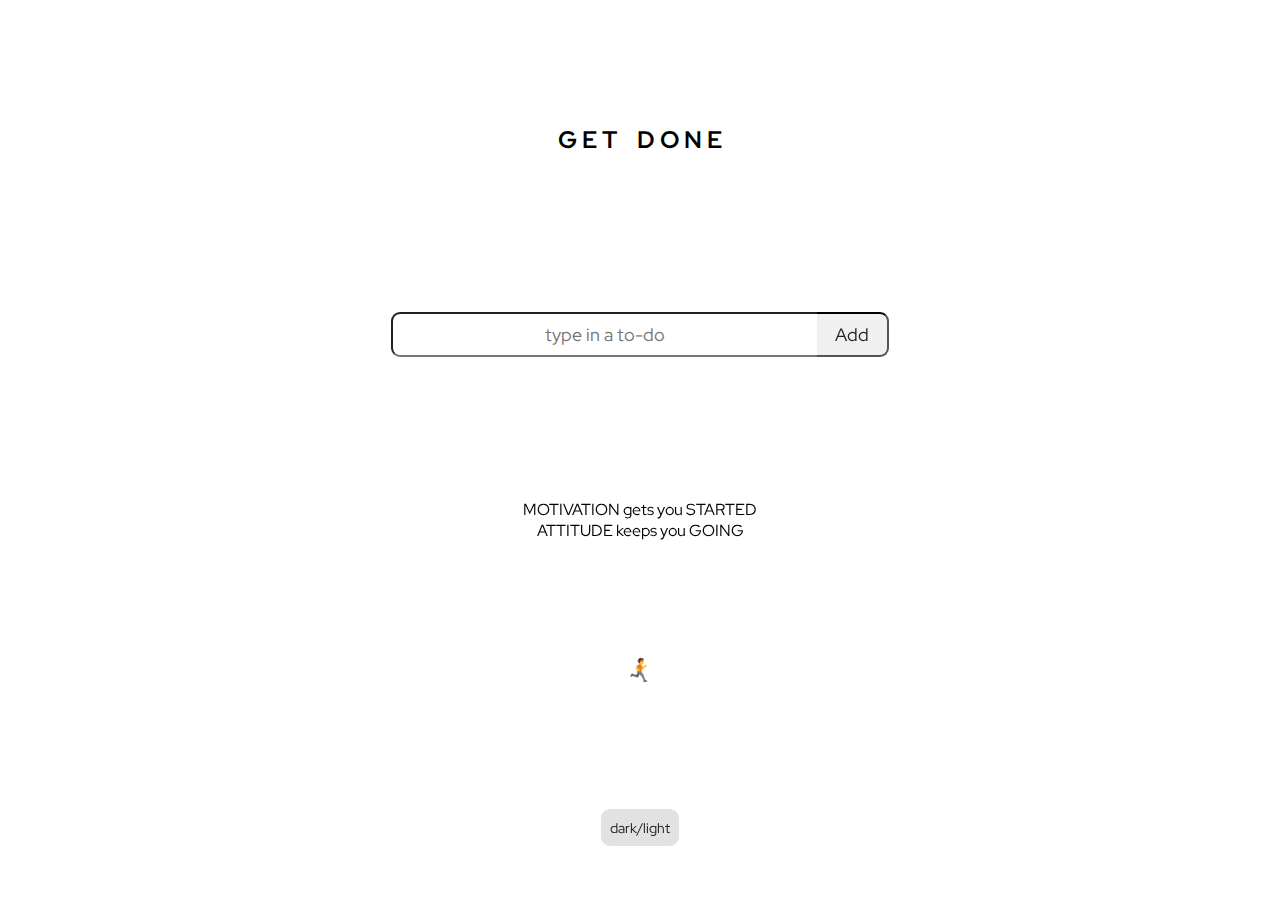
<file: index.html>
<!DOCTYPE html>
<html lang="pt-br">
<head>
  <meta charset="UTF-8">
  <meta name="viewport" content="width=device-width, initial-scale=1.0">
  <meta name="theme-color" content="#000000" />
  <title>Get Done</title>
  <link rel="shortcut icon" href="favicon.png" type="image/x-icon">
  <link rel="apple-touch-icon" sizes="180x180" href="favicon.png"/>
  <link href="https://fonts.googleapis.com/css2?family=Red+Hat+Display:ital,wght@0,400;0,500;0,700;1,400&display=swap" rel="stylesheet">
  <link href="https://fonts.googleapis.com/css2?family=Lexend+Deca&display=swap" rel="stylesheet">

  <link rel="stylesheet" href="main.css">
</head>
<body>

  <div id="app">
    
    <h1 class="title select-none">G E T &nbsp&nbsp D O N E</h1>

    <ul class="todo-list">
    </ul>

    <div class="input-container">
      <input type="text" placeholder="type in a to-do" required>
      <button class="add-todo">Add</button>
    </div>
 
    <span class="motivational-phrase select-none">MOTIVATION gets you STARTED</br> ATTITUDE keeps you GOING</span>
    <span class="emoji-run-element select-none">🏃</span>

    <button class="theme-selector" onclick="setDarkTheme()">dark/light</button>

  </div>


</body>

<script src="index.js"></script>

</html>
</file>
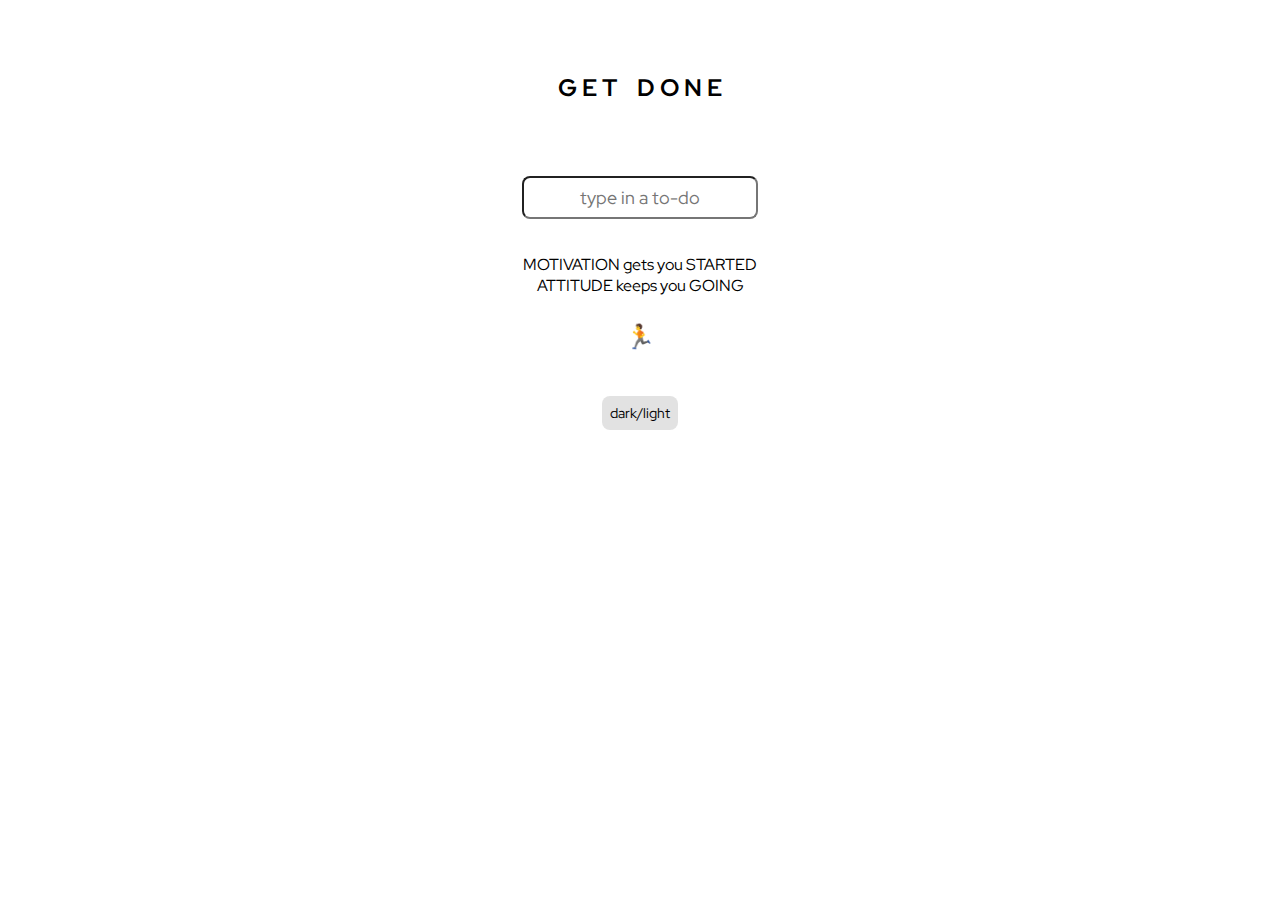
<file: v. 2.1/index.html>
<!DOCTYPE html>
<html lang="pt-br">
<head>
  <meta charset="UTF-8">
  <meta name="viewport" content="width=device-width, initial-scale=1.0">
  <title>Get Done</title>
  <link rel="shortcut icon" href="favicon.png" type="image/x-icon">
  <link rel="apple-touch-icon" sizes="180x180" href="favicon.png"/>
  <link href="https://fonts.googleapis.com/css2?family=Red+Hat+Display:ital,wght@0,400;0,500;0,700;1,400&display=swap" rel="stylesheet">
  <link href="https://fonts.googleapis.com/css2?family=Lexend+Deca&display=swap" rel="stylesheet">

  <link rel="stylesheet" href="main.css">
</head>
<body>

  <div id="app">
    
    <h1>G E T &nbsp&nbsp D O N E</h1>

    <ul>
    </ul>

      <input type="text" placeholder="type in a to-do" required>

      <button id="add">Add</button>

    <p id="keepgoing">MOTIVATION gets you STARTED</br> ATTITUDE keeps you GOING</p>
    <p id="onfire">🏃</p>

    <button id="mode" onclick="setDarkMode()">dark/light</button>

  </div>


</body>

<script src="index.js"></script>

</html>
</file>
<file: main.css>
* {
  font-family: 'Red Hat Display', sans-serif;
  font-size: 18px;
}

body {
  background-color: white;
  transition: 0.2s;
  margin: 0;
}

body.dark-theme {
  background-color: black;
}

#app {
  display: flex;
  flex-direction: column;
  gap: .5rem;
  min-height: calc(100vh - 4rem);
  padding: 1rem 1rem 2rem 1rem;
  align-self: center;
  background-color: white;
  transition: 0.2s;
}

#app * {
  transition: 0.2s;
}

#app.dark-theme {
  background-color: black;
  transition: 0.2s;
}

.title {
  font-size: 24px;
  text-align: center;
}

.title.dark-theme {
  color: lightgray;
}

.link-element {
  background-color: #eeeeee;
  font-size: 16px;
  font-weight: lighter;
  text-decoration: none;
}

.todo-list {
  width: 100%;
  background-color: lightgray;
  margin-top: auto;
  margin: 0.5rem auto;
  padding: 0;
  border-radius: 8px;
  color: black;
  transition: 0.2s;
}

.todo-list.dark-theme {
  background-color: gray;
  transition: 0.2s;
}

.todo-element {
  display: flex;
  justify-content: space-between;
  align-items: center;
  gap: 1rem;
  background-color: #f0f0f0;
  border-radius: 8px;
  margin: .325rem;
  padding: 0.65rem 0.75rem;
  font-size: 18px;
  font-weight: bold;
  overflow-wrap: anywhere;
}

.check-element {
  cursor: pointer;
}

.input-container {
  display: flex;
  margin: 0.5rem auto;
  margin-top: auto;
  width: 100%;
  text-align: center;
}

.input-container input {
  padding: 0.5rem;
  text-align: center;
  border-radius: 0.5rem 0 0 0.5rem;
  border-right: none;
  width: 100%;  
}

textarea:focus,
input:focus {
  outline: none;
}

input.dark-theme {
  background-color: black;
  color: #e2e2e2;
  border-color: #808080;
}

::placeholder {
  text-align: center;
}

.add-todo {
  background-color: #f0f0f0;
  color: #212121;
  border-radius: 0 0.5rem 0.5rem 0;
  padding: 0.5rem 1rem;
  border-style: inset;
  border-left: none;
  cursor: pointer;
}

.add-todo.dark-theme {
  background-color: #302f2f;
  color: gray;
  border-color: #808080 #2c2c2c #808080;
}

.motivational-phrase {
  margin-top: auto;
  padding-top: 1rem;
  text-align: center;
  font-size: 16px;
  font-weight: 400;
  color: black;
}

.motivational-phrase.dark-theme {
  color: lightgray;
  transition: 0.2s;
}

.emoji-run-element {
  margin: .5rem auto;
  text-align: center;
  font-size: 1.25rem;
  transform: scale(-1, 1);
}

.theme-selector {
  margin-top: auto;
  background-color: #e2e2e2;
  color: #212121;
  display: flex;
  align-self: center;
  font-size: .8rem;
  border-style: none;
  outline-style: none;
  padding: .5rem;
  border-radius: .5rem;
  cursor: pointer;
}

.theme-selector.dark-theme {
  background-color: #302f2f;
  color: gray;
}

.select-none {
  margin-top: auto;
  user-select: none;
}

@media (min-width: 600px) {
  .input-container {
    width: 80%;
  }
  .todo-list {
    width: 80%;
  }
}

@media (min-width: 800px) {
  .input-container {
    width: 60%;
  }
  .todo-list {
    width: 60%;
  }
}

@media (min-width: 1000px) {
  .input-container {
    width: 50%;
  }
  .todo-list {
    width: 50%;
  }
}

@media (min-width: 1200px) {
  .input-container {
    width: 40%;
  }
  .todo-list {
    width: 40%;
  }
}
</file>
<file: v. 2.1/main.css>
* {
  /* font-family: monospace; */
 	font-family: 'Red Hat Display', sans-serif;
  /* font-family: 'Lexend Deca', sans-serif; */
  font-size: 18px;
}

body {
  background-color: white;
  transition: 0.2s;
}

body.dark-mode {
  background-color: black;
  transition: 0.2s;
}

#app {
  /* position: absolute;
  top: 50%;
  -ms-transform: translateY(-50%);
  transform: translateY(-50%);
  left: 50%;
  -ms-transform: translate(-50%, -50%);
  transform: translate(-50%, -50%); */

  margin: 4%;
  padding: 5px;
  display: flex;
  flex-direction: column;
  align-self: center;
  background-color: white;
  transition: 0.2s;
}

#app.dark-mode {
  background-color: black;
  transition: 0.2s;
}

#app h1 {
  /* margin-top: 2%; */
  margin-bottom: 2%;
  font-size: 24px;
  text-align: center;
  transition: 0.2s;
}

#app h1.dark-mode {
  color: lightgray;
  transition: 0.2s;
}

#app a {
  background-color: #eeeeee;
  font-size: 16px;
  font-weight: lighter;
  text-decoration: none;
  transition: 0.2s;
}

/* #app a.dark-mode {
  background-color: #dddddd;
  transition: 0.2s;
} */

#app ul {
  background-color: lightgray;
  /* margin: 15px 5px; */
  margin: 15px auto;
  padding: 0;
  border-radius: 8px;
  font-weight: bold;
  /* text-align: center; */
  color: black;
  transition: 0.2s;
}

#app ul.dark-mode {
  background-color: gray;
  transition: 0.2s;
}

#app li {
  background: #f0f0f0;
  /* border-radius: 0 8px 8px 0; */
  border-radius: 8px;
  margin: 5px;
  padding: 10px;
  font-size: 18px;
  font-weight: 550;
  line-height: 1.5em;
  list-style-type: none;
  transition: 0.2s;
}

/* #app li.dark-mode {
  background: #dddddd;
  transition: 0.2s;
} */

#app input {
  margin: 20px auto;
  width: 12rem;
  padding: 8px;  
  text-align: center;
  border-radius: 8px;
  transition: 0.2s;
}

textarea:focus, input:focus {
  outline: none;
}

#app input.dark-mode {
  background-color: black;
  color: #e2e2e2;
  border-color: gray;
  transition: 0.2s;
}

::placeholder {
  text-align: center;
  transition: 0.2s;
}

#app button#add {
  display: none;
}

#app #keepgoing {
  margin: 15px auto;
  text-align: center;
  font-size: 16px;
  font-weight: 400;
  color: black;
  transition: 0.2s;
}

#app #keepgoing.dark-mode {
  color: lightgray;
  transition: 0.2s;
}

#app #onfire {
  margin: 10px auto;
  /* margin-top: 5px; */
  text-align: center;
  font-size: 24px;
  transition: 0.2s;
}

#app button#mode {
  margin: 3% auto 2%;
  background-color: #e2e2e2;
  display: flex;
  align-self: center;
  font-size: 14px;
  border-style: none;
  outline-style: none;
  padding: 8px;
  border-radius: 8px;
  cursor: pointer;
  transition: 0.2s;
}

#app button#mode.dark-mode {
  background-color: #302f2f;
  color: gray;
  transition: 0.2s;
}
</file>
